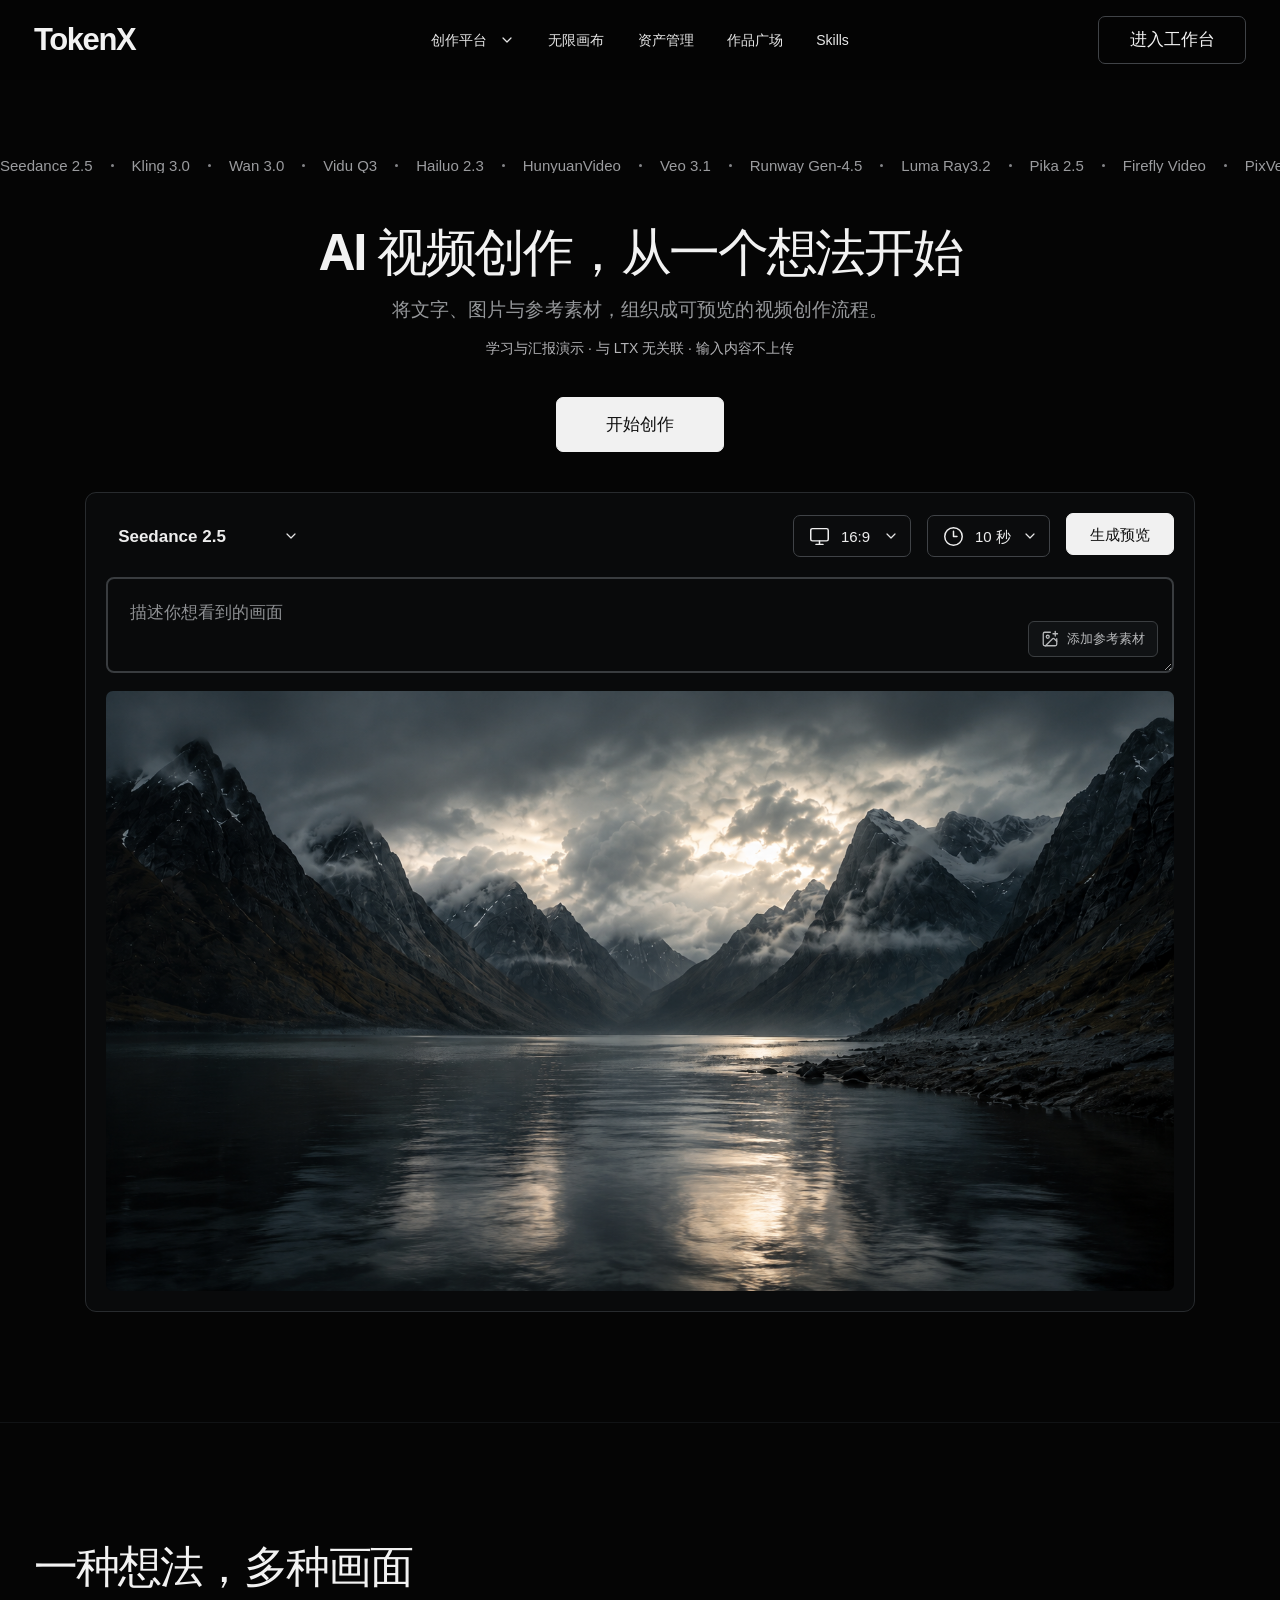
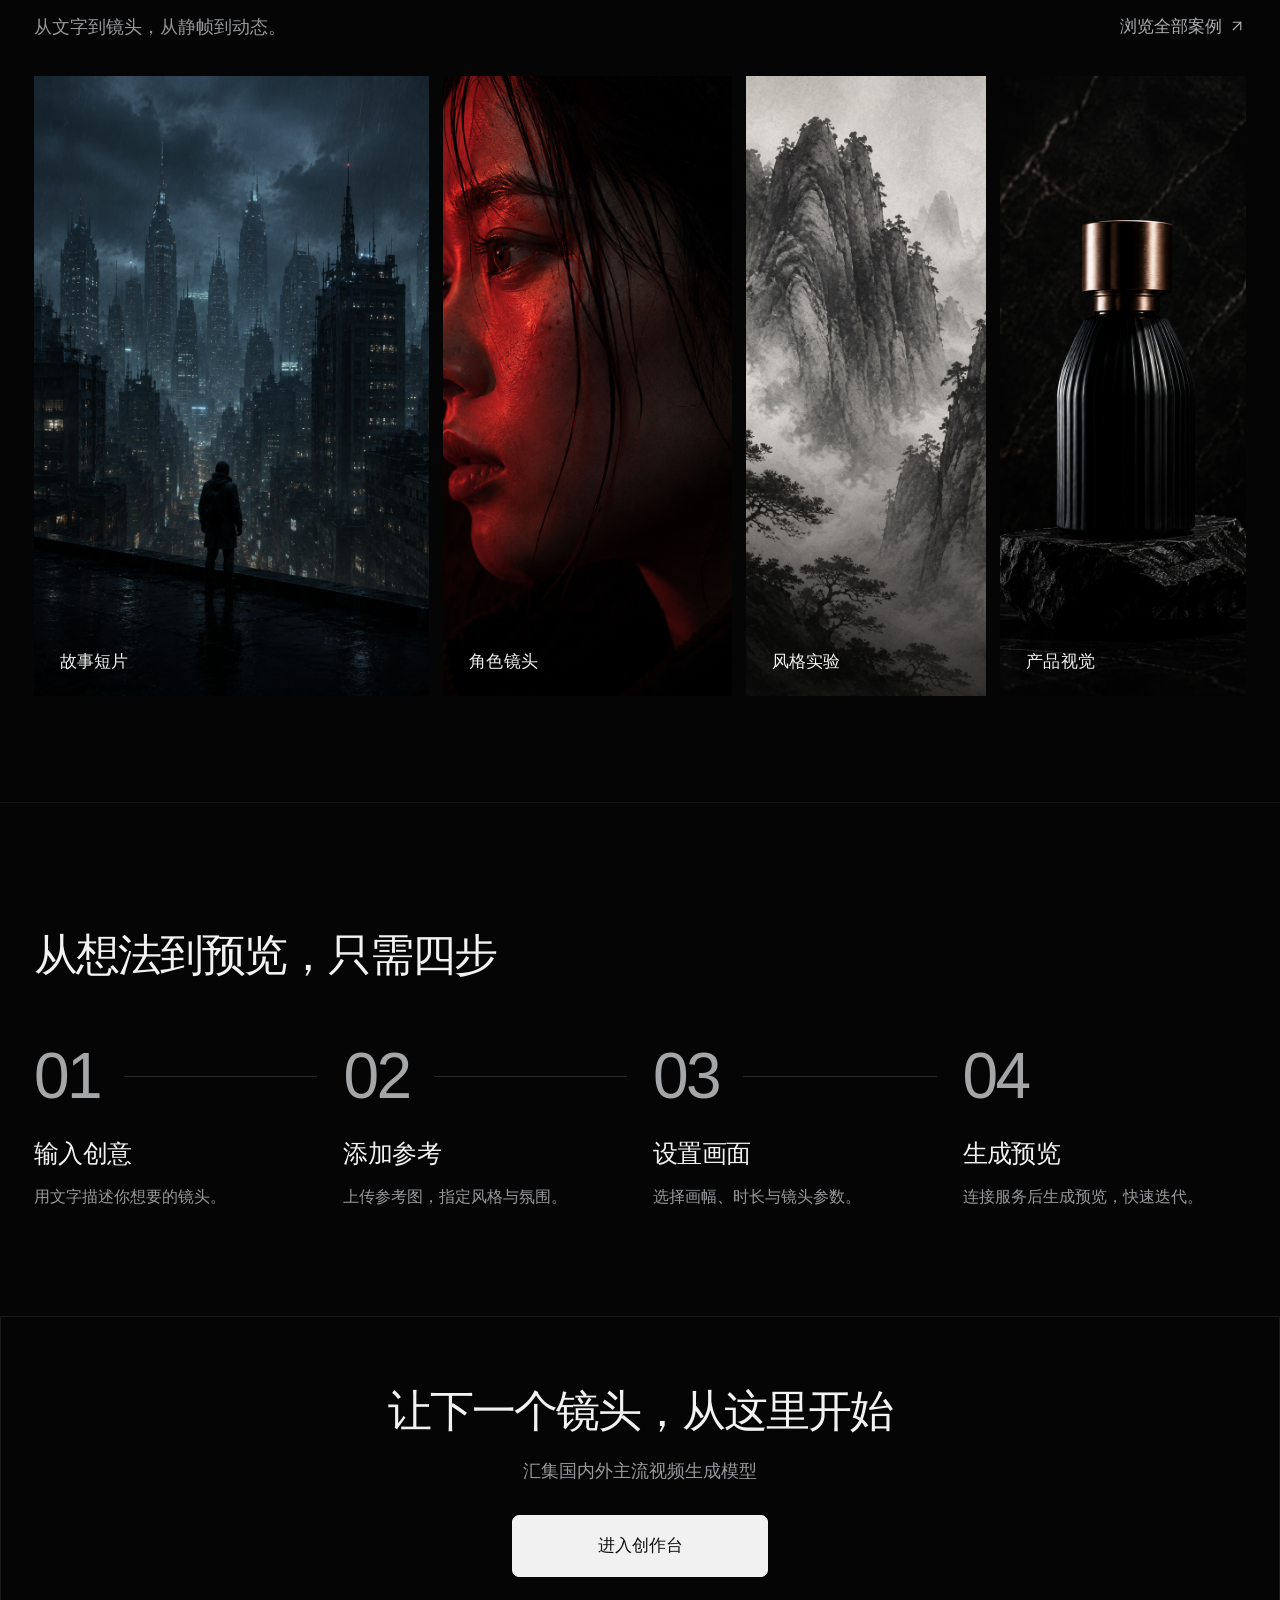
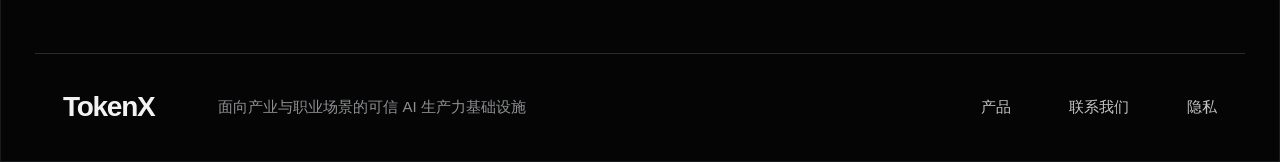
<file: canvas/index.html>
<!doctype html>
<html lang="zh-CN">
  <head>
    <meta charset="UTF-8" />
    <link rel="icon" type="image/svg+xml" href="/favicon.svg" />
    <meta name="viewport" content="width=device-width, initial-scale=1.0" />
    <meta name="theme-color" content="#080808" />
    <meta
      name="description"
      content="TokenX AI 视频创作演示，汇集国内外主流视频生成模型。"
    />
    <title>TokenX AI 视频创作</title>
    <script type="module" crossorigin src="/assets/index-BYOweKVV.js"></script>
    <link rel="stylesheet" crossorigin href="/assets/index-BuEIVrWB.css">
  </head>
  <body>
    <div id="root"></div>
  </body>
</html>
</file>
<file: assets/index-BuEIVrWB.css>
:root{color-scheme:dark;font-family:Inter,SF Pro Display,SF Pro Text,PingFang SC,Microsoft YaHei,sans-serif;font-synthesis:none;--bg: #050505;--surface: #090a0b;--text: #f2f2f2;--muted: #96989b;--muted-strong: #b8b9bb;--line: #282b2e;--line-strong: #404347;--light: #f1f1f1;--dark: #101010;--header-height: 80px;--page-gutter: clamp(28px, 2.65vw, 40px);background:var(--bg);color:var(--text)}*{box-sizing:border-box}html{scroll-behavior:smooth;background:var(--bg)}body{margin:0;min-width:320px;min-height:100vh;overflow-x:hidden;background:var(--bg);color:var(--text);-webkit-font-smoothing:antialiased;text-rendering:optimizeLegibility}body[data-menu-open=true]{overflow:hidden}button,select,textarea,input{font:inherit}button,a{-webkit-tap-highlight-color:transparent}button{color:inherit}a{color:inherit;text-decoration:none}img{display:block;max-width:100%}figure,h1,h2,h3,p{margin:0}.sr-only{position:absolute;width:1px;height:1px;padding:0;margin:-1px;overflow:hidden;clip:rect(0,0,0,0);white-space:nowrap;border:0}.site-shell{min-height:100vh;background:var(--bg)}.site-header{position:fixed;inset:0 0 auto;z-index:50;height:var(--header-height);display:grid;grid-template-columns:1fr auto 1fr;align-items:center;padding-inline:var(--page-gutter);border-bottom:1px solid transparent;background:#050505db;-webkit-backdrop-filter:blur(18px);backdrop-filter:blur(18px)}.wordmark{justify-self:start;font-size:31px;font-weight:720;line-height:1;letter-spacing:-.045em}.desktop-nav{display:flex;align-items:center;gap:clamp(20px,2.6vw,42px)}.desktop-nav a{display:inline-flex;align-items:center;gap:12px;font-size:14px;font-weight:480;line-height:1;color:#e7e7e7;transition:color .18s ease}.desktop-nav a:hover,.desktop-nav a:focus-visible{color:#fff}.desktop-nav a.is-active{color:#fff}.desktop-nav a.is-active:after{content:"";width:4px;height:4px;margin-left:2px;border-radius:50%;background:#fff;box-shadow:0 0 12px #ffffffe6}.header-cta{justify-self:end;display:inline-flex;align-items:center;justify-content:center;min-width:148px;height:48px;padding-inline:22px;border:1px solid var(--line-strong);border-radius:7px;font-size:17px;font-weight:500;transition:background-color .18s ease,color .18s ease,border-color .18s ease}.header-cta:hover,.header-cta:focus-visible{color:var(--dark);background:var(--light);border-color:var(--light)}.menu-toggle,.mobile-menu{display:none}.button{display:inline-flex;align-items:center;justify-content:center;border-radius:7px;border:1px solid transparent;cursor:pointer;font-size:17px;font-weight:600;line-height:1;transition:transform .16s ease,background-color .16s ease,color .16s ease}.button:hover{transform:translateY(-1px)}.button:active{transform:translateY(0)}.button-light{color:var(--dark);background:var(--light);border-color:var(--light)}.button-light:hover,.button-light:focus-visible{background:#fff}.workspace-shell{min-height:100vh;display:grid;grid-template-columns:236px minmax(0,1fr);padding-top:var(--header-height);background:#08090a}.workspace-sidebar{position:fixed;inset:var(--header-height) auto 0 0;width:236px;display:flex;flex-direction:column;padding:28px 15px 18px;border-right:1px solid rgba(255,255,255,.08);background:#0b0c0dd1;-webkit-backdrop-filter:blur(24px) saturate(130%);backdrop-filter:blur(24px) saturate(130%)}.workspace-sidebar-label{padding:0 13px 18px;color:#6c7075;font-size:10px;font-weight:700;letter-spacing:.18em}.workspace-new,.workspace-nav button,.ghost-action,.primary-action,.canvas-tool,.canvas-zoom button,.view-toggle,.gallery-filters button,.filter-pills button{border:0;cursor:pointer}.workspace-new{display:flex;align-items:center;justify-content:center;gap:8px;width:100%;height:42px;margin-bottom:22px;border:1px solid #34383d;border-radius:8px;color:#f5f5f5;background:#ffffff0d;font-size:13px}.workspace-new:hover{background:#ffffff1a}.workspace-nav{display:grid;gap:5px}.workspace-nav button{display:flex;align-items:center;gap:11px;width:100%;height:43px;padding:0 12px;border-radius:8px;color:#92969b;background:transparent;font-size:14px;text-align:left}.workspace-nav button svg:last-child{margin-left:auto;opacity:.55}.workspace-nav button:hover{color:#fff;background:#ffffff0e}.workspace-nav button.is-active{color:#fff;background:linear-gradient(90deg,#ffffff1f,#ffffff0a);box-shadow:inset 2px 0 #fff}.workspace-sidebar-bottom{margin-top:auto;padding:14px 5px 0;border-top:1px solid rgba(255,255,255,.08)}.workspace-profile{display:flex;align-items:center;gap:10px;padding:9px;color:#e5e5e5}.workspace-profile strong,.workspace-profile small{display:block}.workspace-profile strong{font-size:12px;font-weight:600}.workspace-profile small{margin-top:4px;color:#72767b;font-size:11px}.profile-dot{display:grid;place-items:center;width:30px;height:30px;border-radius:50%;color:#101010;background:#eee;font-weight:700}.workspace-content{grid-column:2;min-width:0;padding:45px clamp(28px,4vw,68px) 72px}.workspace-topbar{display:flex;align-items:flex-end;justify-content:space-between;gap:24px;max-width:1380px;margin:0 auto 30px}.workspace-breadcrumb{margin-bottom:12px;color:#6d7278;font-size:12px}.workspace-breadcrumb span{padding:0 7px;color:#42464a}.workspace-topbar h1{font-size:clamp(30px,3vw,42px);font-weight:650;letter-spacing:-.045em}.workspace-topbar p{margin-top:9px;color:#858a90;font-size:14px}.workspace-top-actions{display:flex;gap:9px;align-items:center}.primary-action,.ghost-action{display:inline-flex;align-items:center;gap:7px;height:38px;padding:0 14px;border-radius:7px;font-size:13px;font-weight:600}.primary-action{color:#0c0c0c;background:#f3f3f3}.primary-action:hover{background:#fff;transform:translateY(-1px)}.ghost-action{border:1px solid #35393e;color:#c9cbcf;background:#ffffff09}.ghost-action:hover{border-color:#696e74;background:#ffffff14}.canvas-toolbar{display:flex;justify-content:space-between;max-width:1380px;margin:0 auto 12px}.canvas-tool-group,.canvas-zoom{display:flex;gap:3px;padding:4px;border:1px solid #282c30;border-radius:8px;background:#ffffff09}.canvas-tool,.canvas-zoom button{display:inline-flex;align-items:center;gap:7px;height:29px;padding:0 9px;border-radius:5px;color:#858a90;background:transparent;font-size:12px}.canvas-tool:hover,.canvas-tool.active,.canvas-zoom button:hover{color:#fff;background:#ffffff1a}.canvas-zoom span{display:grid;place-items:center;min-width:48px;color:#a4a7ab;font-size:12px}.infinite-canvas{position:relative;height:min(68vh,670px);min-height:530px;max-width:1380px;margin:0 auto;overflow:hidden;border:1px solid #2c3035;border-radius:12px;background:#111315;box-shadow:0 22px 80px #00000059;isolation:isolate}.canvas-grid{position:absolute;top:-80px;right:-80px;bottom:-80px;left:-80px;opacity:.45;background-image:linear-gradient(rgba(255,255,255,.045) 1px,transparent 1px),linear-gradient(90deg,rgba(255,255,255,.045) 1px,transparent 1px);background-size:36px 36px;transform:scale(var(--canvas-zoom));transform-origin:center;transition:transform .25s ease}.infinite-canvas:after{content:"";position:absolute;top:0;right:0;bottom:0;left:0;pointer-events:none;background:radial-gradient(circle at 50% 45%,transparent 18%,rgba(5,6,7,.48) 100%);z-index:-1}.canvas-node{position:absolute;z-index:2;width:205px;padding:0;overflow:hidden;border:1px solid #3b4148;border-radius:9px;color:#fff;background:#16181aeb;box-shadow:0 18px 42px #0000004d;text-align:left;transform:translate(-50%,-50%);transition:transform .25s ease,border-color .25s ease,filter .25s ease,box-shadow .25s ease}.canvas-node:hover{transform:translate(-50%,-50%) scale(1.035);filter:brightness(1.12);border-color:#89919b}.canvas-node.is-selected{border-color:#f1f1f1;box-shadow:0 0 0 2px #ffffff24,0 20px 50px #0000006b}.canvas-node-image{height:112px;overflow:hidden;background:#202328}.canvas-node-image img{width:100%;height:100%;object-fit:cover;transition:transform .5s ease,filter .5s ease}.canvas-node:hover .canvas-node-image img{transform:scale(1.08);filter:saturate(1.12)}.canvas-node-copy{display:grid;gap:5px;padding:10px 12px 12px}.canvas-node-copy span{color:#858c94;font-size:10px}.canvas-node-copy strong{font-size:13px;font-weight:600}.canvas-add-node{position:absolute;left:50%;top:81%;z-index:2;display:flex;align-items:center;gap:8px;padding:12px 15px;border:1px dashed #4d545b;border-radius:8px;color:#a8adb2;background:#101214c7;font-size:12px;cursor:pointer;transform:translate(-50%)}.canvas-add-node:hover{border-color:#c6cbd0;color:#fff;background:#1e2124e6}.canvas-minimap{position:absolute;right:18px;bottom:18px;width:126px;height:75px;border:1px solid #3a3f45;border-radius:5px;background:#0f1112d4}.mini-box{position:absolute;display:block;width:24px;height:14px;border:1px solid #8e959e;opacity:.65}.mini-one{left:13px;top:15px}.mini-two{left:53px;top:38px}.mini-three{right:10px;top:12px}.asset-stats{display:grid;grid-template-columns:repeat(3,1fr) 1.65fr;max-width:1380px;margin:0 auto 25px;border:1px solid #282c30;border-radius:10px;background:#ffffff08}.asset-stats>div{min-height:86px;padding:18px 22px;border-right:1px solid #282c30}.asset-stats>div:last-child{border-right:0}.asset-stats span{display:block;color:#7e8389;font-size:12px}.asset-stats strong{display:block;margin-top:9px;font-size:23px;font-weight:600}.asset-stats em{color:#72777e;font-size:11px;font-style:normal;font-weight:400}.storage-bar{height:4px;margin-top:8px;border-radius:3px;background:#252a2e}.storage-bar i{display:block;width:24%;height:100%;border-radius:inherit;background:#eaeaea}.library-toolbar{display:flex;align-items:center;gap:14px;max-width:1380px;margin:0 auto 20px}.search-field{display:flex;align-items:center;gap:8px;width:260px;height:38px;padding:0 12px;border:1px solid #30353a;border-radius:7px;color:#777d84;background:#111315}.search-field input{width:100%;border:0;outline:0;color:#ddd;background:transparent;font-size:13px}.filter-pills{display:flex;gap:4px}.filter-pills button,.gallery-filters button{height:32px;padding:0 12px;border-radius:6px;color:#7e848a;background:transparent;font-size:12px}.filter-pills button.active,.gallery-filters button.active{color:#f2f2f2;background:#2a2e33}.view-toggle{display:grid;place-items:center;width:34px;height:34px;margin-left:auto;border:1px solid #30353a;border-radius:6px;color:#aeb2b6;background:transparent}.asset-grid{display:grid;grid-template-columns:repeat(5,minmax(0,1fr));gap:16px;max-width:1380px;margin:0 auto}.asset-card,.asset-upload-card{min-width:0;border:1px solid #292e33;border-radius:9px;background:#ffffff09;transition:transform .25s ease,border-color .25s ease,filter .25s ease}.asset-card:hover{transform:translateY(-4px) scale(1.012);border-color:#656c73;filter:brightness(1.1)}.asset-thumb{position:relative;height:156px;overflow:hidden;border-radius:8px 8px 0 0;background:#202327}.asset-thumb:after{content:"";position:absolute;top:0;right:0;bottom:0;left:0;background:linear-gradient(180deg,transparent 46%,rgba(0,0,0,.5));pointer-events:none}.asset-thumb img{width:100%;height:100%;object-fit:cover;transition:transform .5s ease}.asset-card:hover .asset-thumb img{transform:scale(1.08)}.asset-type{position:absolute;left:10px;bottom:9px;z-index:1;color:#e8e8e8;font-size:10px}.asset-thumb button{position:absolute;top:9px;right:9px;z-index:2;display:grid;place-items:center;width:26px;height:26px;border:0;border-radius:5px;color:#eee;background:#00000080;cursor:pointer}.asset-card-copy{display:grid;gap:5px;padding:12px}.asset-card-copy strong{overflow:hidden;font-size:13px;font-weight:550;text-overflow:ellipsis;white-space:nowrap}.asset-card-copy span{color:#777d84;font-size:11px}.asset-upload-card{display:grid;place-items:center;align-content:center;min-height:205px;gap:9px;color:#7c8288;border-style:dashed;cursor:pointer}.asset-upload-card:hover{color:#e8e8e8;border-color:#777;background:#ffffff0f}.asset-upload-card strong{color:#c8cacf;font-size:13px;font-weight:550}.asset-upload-card span{font-size:11px}.gallery-filters{display:flex;align-items:center;gap:7px;max-width:1380px;margin:0 auto 21px}.gallery-count{margin-left:auto;color:#6e747a;font-size:12px}.workspace-gallery-grid{display:grid;grid-template-columns:repeat(4,minmax(0,1fr));gap:18px;max-width:1380px;margin:0 auto}.workspace-project{min-width:0}.project-image{position:relative;height:250px;overflow:hidden;border:1px solid #30353a;border-radius:9px;background:#1a1c1e}.project-image:after{content:"";position:absolute;top:0;right:0;bottom:0;left:0;background:linear-gradient(180deg,transparent 50%,rgba(0,0,0,.55));pointer-events:none}.project-image img{width:100%;height:100%;object-fit:cover;transition:transform .55s cubic-bezier(.2,.8,.2,1),filter .55s ease}.workspace-project:hover .project-image img{transform:scale(1.08);filter:saturate(1.18) contrast(1.03)}.project-image>span{position:absolute;left:12px;bottom:12px;z-index:1;padding:4px 7px;border-radius:4px;color:#f1f1f1;background:#00000073;font-size:10px}.project-image>button{position:absolute;right:11px;top:11px;z-index:1;display:grid;place-items:center;width:29px;height:29px;border:1px solid rgba(255,255,255,.2);border-radius:5px;color:#fff;background:#0000005c;cursor:pointer;opacity:0;transition:opacity .2s ease}.workspace-project:hover .project-image>button{opacity:1}.project-copy{display:flex;align-items:center;justify-content:space-between;padding:12px 2px 0}.project-copy strong,.project-copy span,.project-copy small{display:block}.project-copy strong{font-size:14px;font-weight:600}.project-copy span{margin-top:5px;color:#777d84;font-size:11px}.project-copy small{color:#737980;font-size:10px}.skills-hero{display:flex;align-items:center;gap:14px;max-width:1380px;margin:0 auto 24px;padding:20px 23px;border:1px solid #33383e;border-radius:10px;background:linear-gradient(100deg,#675dc02e,#ffffff09)}.skills-hero-icon{display:grid;place-items:center;width:48px;height:48px;border:1px solid #635cac;border-radius:12px;color:#ddd9ff;background:#7a6edc3d}.skills-hero strong{font-size:15px}.skills-hero p{margin-top:5px;color:#858b92;font-size:12px}.skills-hero>span{margin-left:auto;color:#9890e5;font-size:12px}.skills-filters{margin-bottom:16px}.skills-grid{display:grid;grid-template-columns:repeat(2,minmax(0,1fr));gap:11px;max-width:1380px;margin:0 auto}.skill-card{display:grid;grid-template-columns:44px 1fr auto 16px;align-items:center;gap:13px;min-height:89px;padding:15px 17px;border:1px solid #2d3237;border-radius:9px;color:#ececee;background:#ffffff09;text-align:left;cursor:pointer;transition:transform .25s ease,border-color .25s ease,background .25s ease}.skill-card:hover{transform:translateY(-3px);border-color:#676e76;background:#ffffff14}.skill-icon{display:grid;place-items:center;width:40px;height:40px;border-radius:9px;color:#d7d2ff;background:#2e2a58;font-size:21px}.skill-card strong{font-size:13px;font-weight:600}.skill-card p{margin-top:5px;color:#7d838a;font-size:11px}.skill-category{padding:4px 7px;border-radius:4px;color:#9390c6;background:#655cb426;font-size:10px}.skill-card>svg{color:#676d74}.skills-note{display:flex;align-items:center;gap:8px;max-width:1380px;margin:23px auto 0;color:#70767c;font-size:11px}@keyframes workspace-reveal{0%{opacity:0;transform:translateY(16px) scale(.985);filter:blur(4px)}to{opacity:1;transform:translateY(0) scale(1);filter:blur(0)}}.workspace-project,.asset-card,.asset-upload-card,.skill-card{animation:workspace-reveal .65s cubic-bezier(.2,.75,.2,1) both;animation-timeline:view();animation-range:entry 0% cover 32%}.workspace-project:nth-child(2),.asset-card:nth-child(2),.skill-card:nth-child(2){animation-delay:80ms}.workspace-project:nth-child(3),.asset-card:nth-child(3),.skill-card:nth-child(3){animation-delay:.15s}.workspace-project:nth-child(4),.asset-card:nth-child(4),.skill-card:nth-child(4){animation-delay:.22s}@supports not (animation-timeline: view()){.workspace-project,.asset-card,.asset-upload-card,.skill-card{animation:workspace-reveal .65s cubic-bezier(.2,.75,.2,1) both}}:focus-visible{outline:2px solid #fff;outline-offset:3px}.hero-section{min-height:1024px;padding:calc(var(--header-height) + 78px) var(--page-gutter) 110px;overflow:hidden}.model-rail{width:100vw;margin-left:calc(50% - 50vw);overflow:hidden;color:#9b9c9f;-webkit-user-select:none;user-select:none}.model-rail-track{display:flex;width:max-content;will-change:transform;animation:model-marquee 38s linear infinite}.model-rail:hover .model-rail-track{animation-play-state:paused}.model-rail-group{display:flex;align-items:center;flex:0 0 auto}.model-rail-item{display:inline-flex;align-items:center;gap:18px;flex:0 0 auto;padding-right:18px;font-size:15px;font-weight:430;line-height:1;white-space:nowrap}.model-rail-dot{width:3px;height:3px;border-radius:50%;background:#858689}@keyframes model-marquee{to{transform:translate(-50%)}}.hero-copy{max-width:900px;margin:49px auto 0;text-align:center}.hero-copy h1{font-size:clamp(40px,4vw,58px);font-weight:650;line-height:1.2;letter-spacing:-.045em}.mobile-title-break{display:none}.hero-copy p{margin-top:13px;color:var(--muted);font-size:clamp(17px,1.5vw,21px);font-weight:400;line-height:1.5;letter-spacing:.005em}.hero-copy .demo-disclaimer{margin-top:12px;padding:0 16px;color:#b5b5b8;font-size:14px;line-height:1.7;letter-spacing:0}.hero-button{min-width:168px;height:55px;margin-top:36px}.creator-panel{width:min(1332px,86.7vw);display:grid;grid-template-columns:minmax(0,1fr) auto;column-gap:16px;margin:40px auto 0;padding:20px;scroll-margin-top:calc(var(--header-height) + 18px);border:1px solid var(--line);border-radius:11px;background:var(--surface)}.creator-toolbar{grid-column:1;min-height:46px;display:flex;align-items:center;justify-content:space-between;gap:22px}.creator-settings{display:flex;align-items:center;gap:16px;margin-left:auto}.select-control{position:relative;display:inline-flex;align-items:center;min-width:0}.select-control select{width:100%;height:42px;-webkit-appearance:none;-moz-appearance:none;appearance:none;padding:0 38px 0 15px;border:1px solid var(--line-strong);border-radius:7px;color:#ededed;background:#0b0c0d;cursor:pointer;font-size:15px;font-weight:520;line-height:1}.select-control.model-select select{min-width:205px;border-color:transparent;padding-left:11px;background:transparent;font-size:17px;font-weight:620}.select-control select:hover,.select-control select:focus-visible{border-color:#707276}.select-control.model-select select:hover,.select-control.model-select select:focus-visible{border-color:var(--line-strong)}.select-chevron{position:absolute;right:12px;pointer-events:none;color:#e6e6e6}.select-with-icon{position:relative;display:flex;align-items:center}.select-with-icon>svg{position:absolute;left:16px;z-index:1;pointer-events:none;color:#efefef}.select-with-icon .select-control select{min-width:118px;padding-left:47px}.generate-button{grid-column:2;grid-row:1;height:42px;min-width:108px;padding-inline:18px;font-size:15px}.prompt-field{position:relative;grid-column:1 / -1;margin-top:18px;border:2px solid #393c3f;border-radius:8px;background:#090a0b;transition:border-color .16s ease}.prompt-field:focus-within{border-color:#686b70}.prompt-field textarea{display:block;width:100%;min-height:82px;resize:vertical;padding:21px 205px 18px 22px;border:0;outline:0;color:#f4f4f4;background:transparent;font-size:17px;font-weight:410;line-height:1.55}.prompt-field textarea::placeholder{color:#8e9093;opacity:1}.reference-button{position:absolute;right:14px;bottom:14px;display:inline-flex;align-items:center;gap:8px;height:36px;padding:0 12px;border:1px solid #3b3e41;border-radius:6px;color:var(--muted-strong);background:#101214;cursor:pointer;font-size:13px;font-weight:500;transition:color .16s ease,border-color .16s ease,background-color .16s ease}.reference-button:hover,.reference-button:focus-visible{color:#fff;border-color:#73767a;background:#161819}.demo-notice{grid-column:1 / -1;margin-top:14px;padding:12px 14px;border-left:2px solid #d9d9d9;color:#d7d7d7;background:#111315;font-size:14px;line-height:1.5}.preview-frame{position:relative;grid-column:1 / -1;width:100%;margin:18px auto 0;overflow:hidden;border-radius:7px;background:#090b0c}.preview-frame.ratio-16-9{aspect-ratio:16 / 9}.preview-frame.ratio-9-16{width:min(480px,100%);aspect-ratio:9 / 16}.preview-frame.ratio-1-1{width:min(760px,100%);aspect-ratio:1}.preview-frame img{width:100%;height:100%;object-fit:cover}.preview-frame figcaption{position:absolute;inset:auto 14px 14px;width:fit-content;max-width:calc(100% - 28px);overflow:hidden;padding:8px 11px;border:1px solid rgba(255,255,255,.22);border-radius:5px;color:#e7e7e7;background:#000000b8;font-size:12px;line-height:1;text-overflow:ellipsis;white-space:nowrap}.section-frame{padding-inline:var(--page-gutter);scroll-margin-top:var(--header-height)}.gallery-section{padding-top:118px;padding-bottom:106px;border-top:1px solid #111315}.section-heading-row{display:flex;align-items:flex-end;justify-content:space-between;gap:30px;margin-bottom:34px}.section-heading-row h2,.workflow-section>h2,.closing-copy h2{font-size:clamp(38px,3.45vw,52px);font-weight:630;line-height:1.2;letter-spacing:-.045em}.section-heading-row p{margin-top:20px;color:var(--muted);font-size:18px;line-height:1.55}.text-link{display:inline-flex;align-items:center;gap:6px;margin-bottom:7px;color:#adaeb1;font-size:17px;line-height:1;transition:color .16s ease}.text-link:hover,.text-link:focus-visible{color:#fff}.gallery-grid{display:grid;grid-template-columns:1.48fr 1.08fr .9fr .92fr;gap:14px;min-height:620px}.gallery-card{position:relative;min-width:0;min-height:620px;overflow:hidden;background:#101112}.gallery-card:after{content:"";position:absolute;top:54%;right:0;bottom:0;left:0;background:linear-gradient(to bottom,transparent,rgba(0,0,0,.72));pointer-events:none}.gallery-card img{width:100%;height:100%;object-fit:cover;transition:transform .7s cubic-bezier(.2,.7,.2,1)}.gallery-card:hover img{transform:scale(1.025)}.gallery-card figcaption{position:absolute;z-index:1;inset:auto 26px 26px;font-size:17px;font-weight:560;line-height:1;letter-spacing:.01em}.workflow-section{padding-top:126px;padding-bottom:105px;border-top:1px solid #121415}.workflow-list{display:grid;grid-template-columns:repeat(4,minmax(0,1fr));gap:26px;padding:0;margin:62px 0 0;list-style:none}.step-number-row{display:flex;align-items:center;gap:24px}.step-number-row>span:first-child{flex:0 0 auto;color:#a5a6a8;font-size:clamp(56px,5vw,76px);font-weight:360;line-height:1;letter-spacing:-.04em}.step-line{width:100%;height:1px;background:var(--line)}.workflow-list li:last-child .step-line{display:none}.workflow-list h3{margin-top:30px;font-size:25px;font-weight:560;line-height:1.25;letter-spacing:-.025em}.workflow-list p{max-width:270px;margin-top:15px;color:var(--muted);font-size:16px;line-height:1.65}.closing-section{padding:0 var(--page-gutter);border:1px solid #181a1c;scroll-margin-top:var(--header-height)}.closing-copy{padding:68px 24px 76px;text-align:center}.closing-copy p{margin-top:20px;color:var(--muted);font-size:18px;line-height:1.5}.closing-button{min-width:256px;height:62px;margin-top:30px}.site-footer{min-height:108px;display:flex;align-items:center;justify-content:space-between;gap:40px;padding:25px 28px;border-top:1px solid var(--line)}.footer-brand{display:flex;align-items:center;gap:64px}.footer-wordmark{font-size:28px}.footer-brand p{color:#8d8f91;font-size:15px;line-height:1.5}.footer-nav{display:flex;gap:58px;color:#c2c3c5;font-size:15px;white-space:nowrap}.footer-nav a{transition:color .16s ease}.footer-nav a:hover,.footer-nav a:focus-visible{color:#fff}@media(max-width:980px){:root{--page-gutter: 28px}.desktop-nav{gap:34px}.creator-toolbar{flex-wrap:wrap}.creator-settings{margin-left:auto}.gallery-grid{grid-template-columns:repeat(2,minmax(0,1fr));min-height:auto}.gallery-card{min-height:560px}.workflow-list{grid-template-columns:repeat(2,minmax(0,1fr));row-gap:64px}.workflow-list li:nth-child(2) .step-line,.workflow-list li:last-child .step-line{display:none}.footer-brand{gap:32px}.footer-nav{gap:28px}}@media(max-width:780px){:root{--header-height: 60px}.site-header{grid-template-columns:1fr auto;padding-inline:18px;border-bottom-color:#2d3033}html{scrollbar-width:none}html::-webkit-scrollbar{display:none}.wordmark{position:relative;z-index:2;font-size:25px}.desktop-nav,.header-cta{display:none}.menu-toggle{position:relative;z-index:2;display:inline-flex;align-items:center;justify-content:center;width:34px;height:34px;padding:0;border:1px solid #777a7e;border-radius:6px;color:#f0f0f0;background:#090a0b;cursor:pointer}.menu-toggle svg{width:20px;height:20px;stroke-width:1.7}.mobile-menu{position:fixed;inset:0 auto auto 0;width:100vw;min-height:100vh;min-height:100dvh;z-index:1;display:flex;flex-direction:column;justify-content:center;visibility:hidden;padding:calc(var(--header-height) + 46px) 24px 38px;background:#050505;opacity:0;transform:translateY(-10px);pointer-events:none;transition:opacity .18s ease,transform .18s ease,visibility .18s ease}.mobile-menu.is-open{visibility:visible;opacity:1;transform:translateY(0);pointer-events:auto}.mobile-menu nav{display:flex;flex-direction:column}.mobile-menu nav a{display:flex;align-items:center;justify-content:space-between;padding:20px 2px;border-bottom:1px solid var(--line);font-size:26px;font-weight:560;letter-spacing:-.03em}.mobile-menu-index{color:#747679;font-size:12px;font-weight:500;letter-spacing:.08em}.mobile-menu-cta{width:100%;height:54px;margin-top:34px}.hero-section{min-height:auto;padding:calc(var(--header-height) + 24px) 18px 78px}.model-rail{overflow-x:auto;overscroll-behavior-inline:contain;scrollbar-width:none;touch-action:pan-x}.model-rail::-webkit-scrollbar{display:none}.model-rail-track{animation:none;will-change:auto}.model-rail-group{padding-left:18px}.model-rail-group[aria-hidden=true]{display:none}.model-rail-item{font-size:14px}.hero-copy{margin-top:30px}.hero-copy h1{max-width:354px;margin-inline:auto;font-size:clamp(36px,10.8vw,42px);line-height:1.22}.mobile-title-break{display:block}.hero-copy p{max-width:340px;margin:10px auto 0;font-size:16px;line-height:1.7}.hero-button{width:100%;min-width:0;height:46px;margin-top:21px;font-size:16px}.creator-panel{width:100%;grid-template-columns:repeat(2,minmax(0,1fr));margin-top:22px;padding:13px;border-radius:9px}.creator-toolbar{display:contents}.select-control.model-select{grid-column:1 / -1;grid-row:1;justify-self:start;width:min(100%,200px)}.select-control.model-select select{width:100%;min-width:0;height:42px;border-color:var(--line-strong);padding-left:12px;background:#0b0d0e;font-size:15px}.creator-settings{display:contents}.ratio-control{grid-column:1;grid-row:2;margin-top:10px}.duration-control{grid-column:2;grid-row:2;margin-top:10px}.select-with-icon,.select-with-icon .select-control,.select-with-icon .select-control select{width:100%}.select-with-icon .select-control select{min-width:0;height:42px;padding-left:42px;padding-right:28px;font-size:15px}.select-with-icon>svg{left:12px;width:18px;height:18px}.generate-button{grid-column:1 / -1;grid-row:4;width:100%;height:42px;margin-top:8px;font-size:16px}.prompt-field{grid-column:1 / -1;grid-row:3;min-height:64px;margin-top:8px}.prompt-field textarea{min-height:60px;resize:none;padding:16px 52px 14px 14px;font-size:15px}.reference-button{right:9px;bottom:7px;width:34px;height:34px;justify-content:center;padding:0}.reference-button span{display:none}.demo-notice{grid-row:5;margin-top:12px;font-size:13px}.preview-frame{grid-row:6;margin-top:10px}.preview-frame.ratio-9-16{width:min(256px,100%)}.section-frame{padding-inline:18px}.gallery-section{padding-top:78px;padding-bottom:72px}.section-heading-row{align-items:flex-start;flex-direction:column;gap:22px;margin-bottom:28px}.section-heading-row h2,.workflow-section>h2,.closing-copy h2{font-size:clamp(34px,10.2vw,42px);line-height:1.2}.section-heading-row p{margin-top:13px;font-size:16px}.text-link{margin-bottom:0;font-size:15px}.gallery-grid{display:flex;gap:12px;width:calc(100% + 18px);overflow-x:auto;overscroll-behavior-inline:contain;padding-right:18px;scroll-snap-type:x mandatory;scrollbar-width:none}.gallery-grid::-webkit-scrollbar{display:none}.gallery-card{flex:0 0 82vw;min-height:480px;scroll-snap-align:start}.gallery-card figcaption{inset:auto 20px 20px;font-size:16px}.workflow-section{padding-top:78px;padding-bottom:76px}.workflow-list{grid-template-columns:1fr;gap:50px;margin-top:48px}.workflow-list li .step-line{display:block}.workflow-list li:last-child .step-line{display:none}.step-number-row>span:first-child{font-size:58px}.workflow-list h3{margin-top:22px;font-size:23px}.workflow-list p{margin-top:11px;font-size:15px}.closing-section{padding-inline:18px}.closing-copy{padding:60px 0 64px}.closing-copy p{max-width:290px;margin:17px auto 0;font-size:16px}.closing-button{width:100%;min-width:0;height:56px;margin-top:27px}.site-footer{align-items:flex-start;flex-direction:column;min-height:auto;padding:28px 0 34px}.footer-brand{align-items:flex-start;flex-direction:column;gap:18px}.footer-wordmark{font-size:26px}.footer-brand p{max-width:310px;font-size:14px}.footer-nav{width:100%;justify-content:space-between;gap:16px;font-size:14px}}@media(prefers-reduced-motion:reduce){html{scroll-behavior:auto}*,*:before,*:after{scroll-behavior:auto!important;animation-duration:.01ms!important;animation-iteration-count:1!important;transition-duration:.01ms!important}.model-rail{overflow-x:auto}}
</file>
